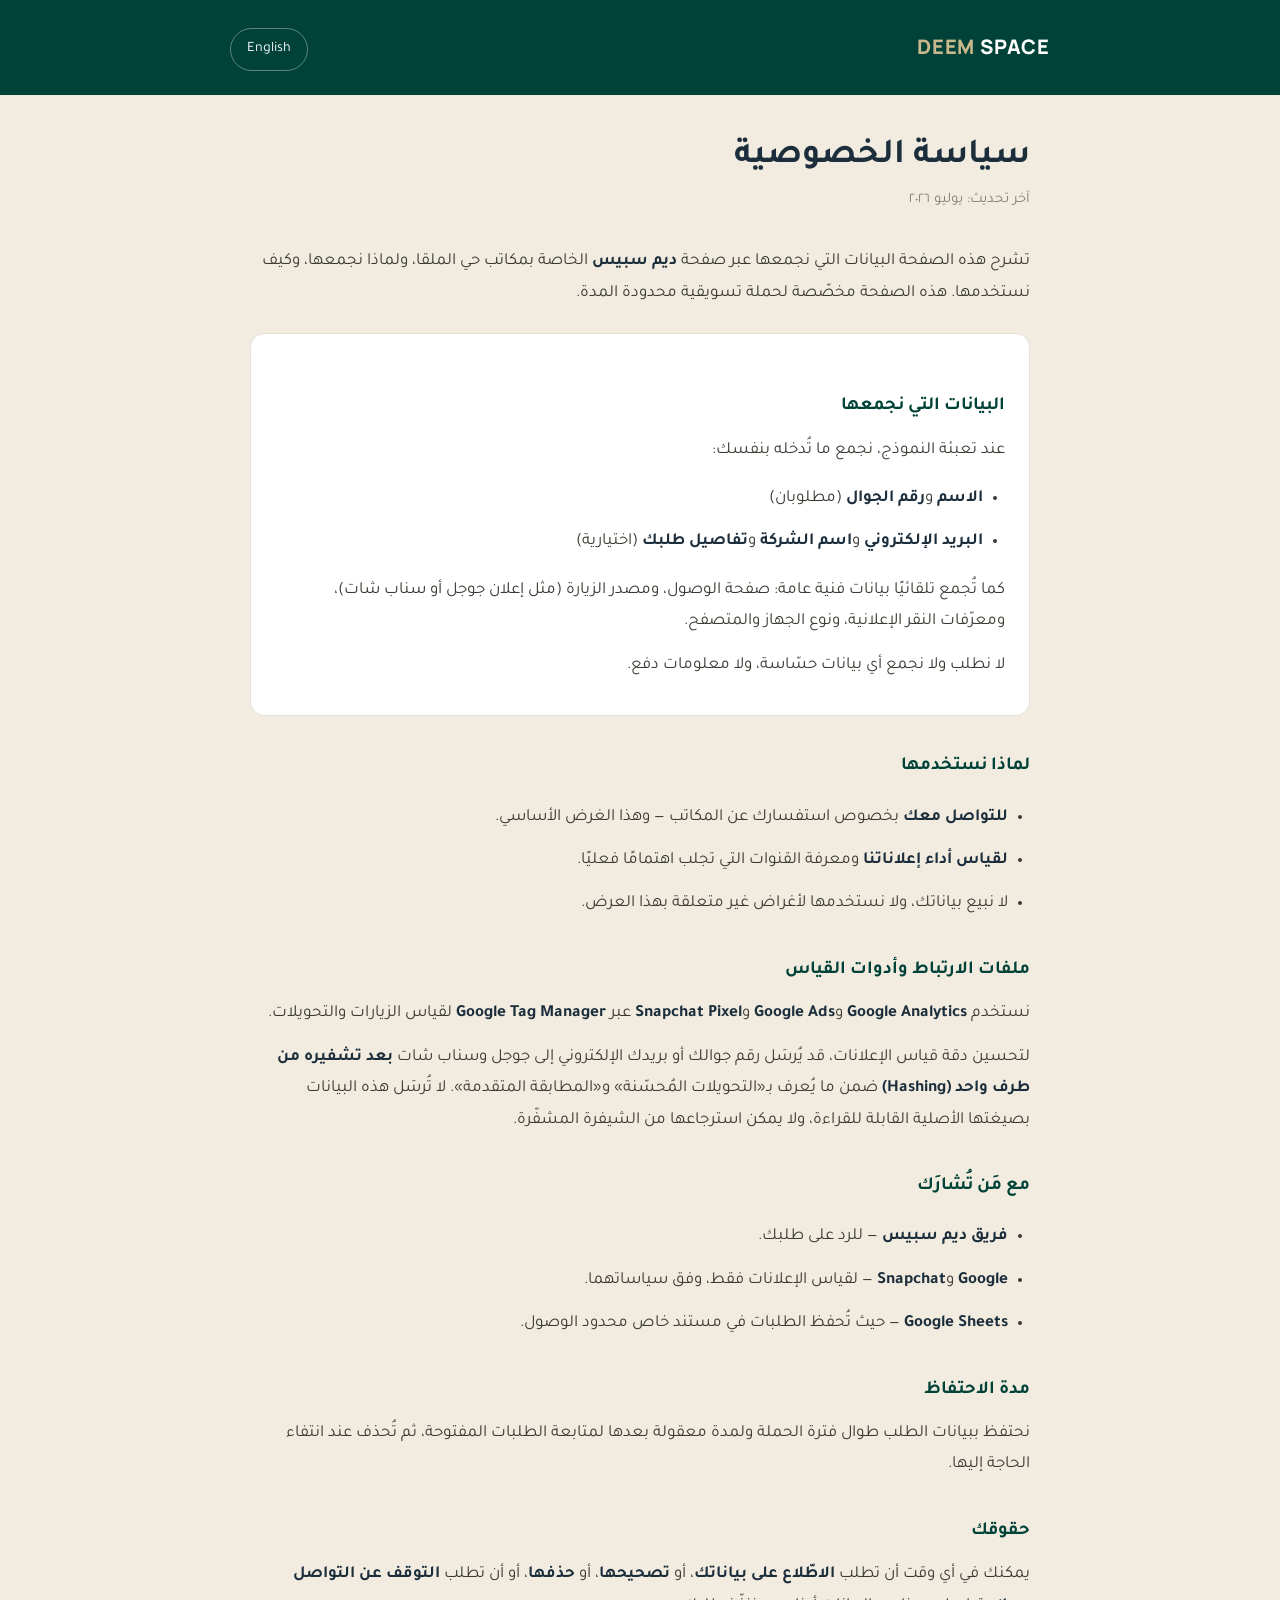
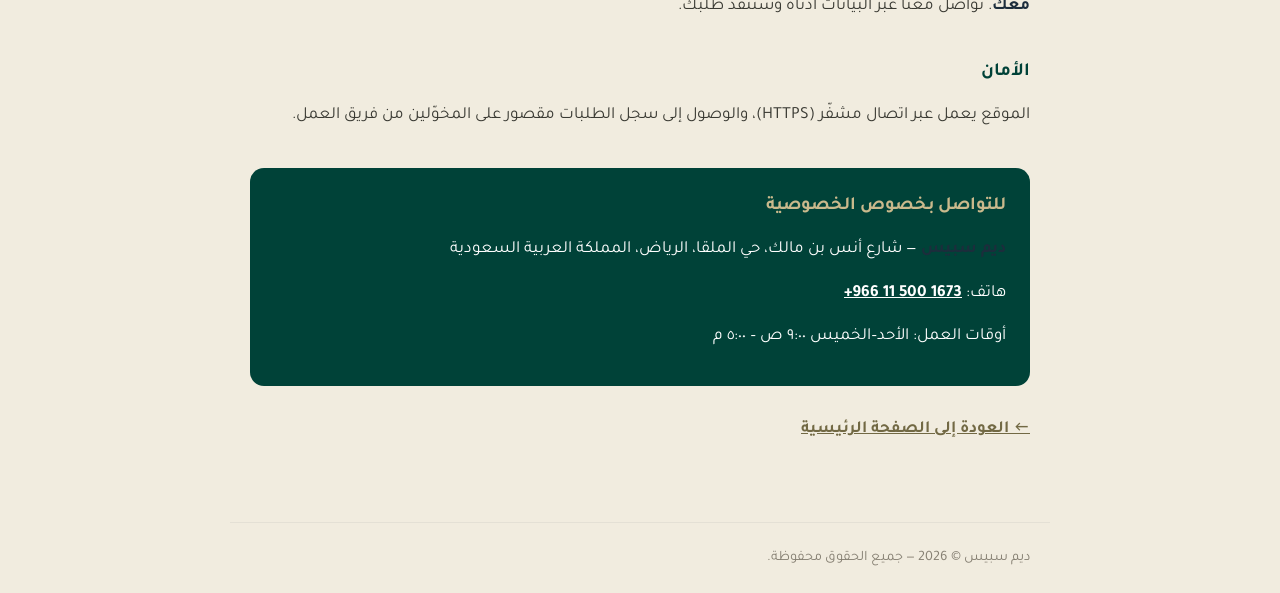
<file: privacy.html>
<!DOCTYPE html>
<html lang="ar" dir="rtl">
<head>
<meta charset="utf-8">
<meta name="viewport" content="width=device-width, initial-scale=1">
<title>سياسة الخصوصية — ديم سبيس | Privacy Policy — Deem Space</title>
<meta name="description" content="كيف تجمع ديم سبيس بياناتك وتستخدمها. How Deem Space collects and uses your data.">
<meta name="robots" content="index, follow">
<link rel="icon" type="image/svg+xml" href="assets/favicon.svg">
<link rel="preconnect" href="https://fonts.googleapis.com">
<link rel="preconnect" href="https://fonts.gstatic.com" crossorigin>
<link rel="stylesheet" href="https://fonts.googleapis.com/css2?family=Manrope:wght@400;600;700;800&family=Tajawal:wght@400;500;700;800&display=swap">
<style>
  :root{
    --green-900:#002E27; --green-800:#004238; --gold:#726944; --gold-300:#C9B98C;
    --ink:#1C2D3C; --body:#3A3A33; --muted:#857F72; --sand:#F1ECDF; --line:#E4E0D5;
  }
  *{box-sizing:border-box}
  body{
    margin:0; background:var(--sand); color:var(--body);
    font-family:'Tajawal','Manrope',system-ui,sans-serif; line-height:1.85; font-size:17px;
  }
  html[dir="ltr"] body{font-family:'Manrope','Tajawal',system-ui,sans-serif}
  header{background:var(--green-800); color:#fff; padding:28px 20px}
  .wrap{max-width:820px; margin-inline:auto}
  .brand{font-family:'Manrope',sans-serif; font-weight:800; letter-spacing:.04em; font-size:1.25rem}
  .brand .a{color:var(--gold-300)} .brand .b{color:#fff}
  .toggle{
    float:inline-end; background:transparent; color:#fff; border:1px solid rgba(255,255,255,.35);
    border-radius:999px; padding:7px 16px; font:inherit; font-size:.9rem; cursor:pointer;
  }
  .toggle:hover{border-color:var(--gold-300); color:var(--gold-300)}
  main{padding:40px 20px 64px}
  h1{color:var(--ink); font-size:clamp(1.6rem,4.5vw,2.2rem); margin:0 0 6px; line-height:1.3}
  .updated{color:var(--muted); font-size:.92rem; margin:0 0 32px}
  h2{color:var(--green-800); font-size:1.16rem; margin:34px 0 10px}
  p,li{margin:0 0 12px}
  ul{padding-inline-start:22px}
  strong{color:var(--ink)}
  a{color:var(--gold); font-weight:600}
  .card{background:#fff; border:1px solid var(--line); border-radius:14px; padding:22px 24px; margin:24px 0}
  .contact{background:var(--green-800); color:#fff; border-radius:14px; padding:22px 24px; margin-top:36px}
  .contact h2{color:var(--gold-300); margin-top:0}
  .contact a{color:#fff}
  footer{border-top:1px solid var(--line); padding:22px 20px; color:var(--muted); font-size:.9rem}
  [hidden]{display:none !important}
</style>
</head>
<body>

<header>
  <div class="wrap">
    <button class="toggle" id="langBtn" type="button">English</button>
    <span class="brand"><span class="a">DEEM</span> <span class="b">SPACE</span></span>
  </div>
</header>

<main class="wrap">

  <!-- ================= ARABIC ================= -->
  <section id="ar">
    <h1>سياسة الخصوصية</h1>
    <p class="updated">آخر تحديث: يوليو ٢٠٢٦</p>

    <p>تشرح هذه الصفحة البيانات التي نجمعها عبر صفحة <strong>ديم سبيس</strong> الخاصة بمكاتب حي الملقا، ولماذا نجمعها، وكيف نستخدمها. هذه الصفحة مخصّصة لحملة تسويقية محدودة المدة.</p>

    <div class="card">
      <h2>البيانات التي نجمعها</h2>
      <p>عند تعبئة النموذج، نجمع ما تُدخله بنفسك:</p>
      <ul>
        <li><strong>الاسم</strong> و<strong>رقم الجوال</strong> (مطلوبان)</li>
        <li><strong>البريد الإلكتروني</strong> و<strong>اسم الشركة</strong> و<strong>تفاصيل طلبك</strong> (اختيارية)</li>
      </ul>
      <p>كما تُجمع تلقائيًا بيانات فنية عامة: صفحة الوصول، ومصدر الزيارة (مثل إعلان جوجل أو سناب شات)، ومعرّفات النقر الإعلانية، ونوع الجهاز والمتصفح.</p>
      <p>لا نطلب ولا نجمع أي بيانات حسّاسة، ولا معلومات دفع.</p>
    </div>

    <h2>لماذا نستخدمها</h2>
    <ul>
      <li><strong>للتواصل معك</strong> بخصوص استفسارك عن المكاتب — وهذا الغرض الأساسي.</li>
      <li><strong>لقياس أداء إعلاناتنا</strong> ومعرفة القنوات التي تجلب اهتمامًا فعليًا.</li>
      <li>لا نبيع بياناتك، ولا نستخدمها لأغراض غير متعلقة بهذا العرض.</li>
    </ul>

    <h2>ملفات الارتباط وأدوات القياس</h2>
    <p>نستخدم <strong>Google Analytics</strong> و<strong>Google Ads</strong> و<strong>Snapchat Pixel</strong> عبر <strong>Google Tag Manager</strong> لقياس الزيارات والتحويلات.</p>
    <p>لتحسين دقة قياس الإعلانات، قد يُرسَل رقم جوالك أو بريدك الإلكتروني إلى جوجل وسناب شات <strong>بعد تشفيره من طرف واحد (Hashing)</strong> ضمن ما يُعرف بـ«التحويلات المُحسّنة» و«المطابقة المتقدمة». لا تُرسَل هذه البيانات بصيغتها الأصلية القابلة للقراءة، ولا يمكن استرجاعها من الشيفرة المشفّرة.</p>

    <h2>مع مَن تُشارَك</h2>
    <ul>
      <li><strong>فريق ديم سبيس</strong> — للرد على طلبك.</li>
      <li><strong>Google</strong> و<strong>Snapchat</strong> — لقياس الإعلانات فقط، وفق سياساتهما.</li>
      <li><strong>Google Sheets</strong> — حيث تُحفظ الطلبات في مستند خاص محدود الوصول.</li>
    </ul>

    <h2>مدة الاحتفاظ</h2>
    <p>نحتفظ ببيانات الطلب طوال فترة الحملة ولمدة معقولة بعدها لمتابعة الطلبات المفتوحة، ثم تُحذف عند انتفاء الحاجة إليها.</p>

    <h2>حقوقك</h2>
    <p>يمكنك في أي وقت أن تطلب <strong>الاطّلاع على بياناتك</strong>، أو <strong>تصحيحها</strong>، أو <strong>حذفها</strong>، أو أن تطلب <strong>التوقف عن التواصل معك</strong>. تواصل معنا عبر البيانات أدناه وسننفّذ طلبك.</p>

    <h2>الأمان</h2>
    <p>الموقع يعمل عبر اتصال مشفّر (HTTPS)، والوصول إلى سجل الطلبات مقصور على المخوّلين من فريق العمل.</p>

    <div class="contact">
      <h2>للتواصل بخصوص الخصوصية</h2>
      <p><strong>ديم سبيس</strong> — شارع أنس بن مالك، حي الملقا، الرياض، المملكة العربية السعودية</p>
      <p>هاتف: <a href="tel:+966115001673" dir="ltr">+966 11 500 1673</a></p>
      <p>أوقات العمل: الأحد–الخميس ٩:٠٠ ص – ٥:٠٠ م</p>
    </div>

    <p style="margin-top:28px"><a href="index.html">← العودة إلى الصفحة الرئيسية</a></p>
  </section>

  <!-- ================= ENGLISH ================= -->
  <section id="en" hidden>
    <h1>Privacy Policy</h1>
    <p class="updated">Last updated: July 2026</p>

    <p>This page explains what data we collect through the <strong>Deem Space</strong> Al Malqa offices page, why we collect it, and how we use it. This page supports a limited-duration marketing campaign.</p>

    <div class="card">
      <h2>What we collect</h2>
      <p>When you complete the form, we collect what you enter:</p>
      <ul>
        <li><strong>Name</strong> and <strong>mobile number</strong> (required)</li>
        <li><strong>Email</strong>, <strong>company name</strong>, and <strong>enquiry details</strong> (optional)</li>
      </ul>
      <p>We also automatically collect general technical data: the page you landed on, where your visit came from (e.g. a Google or Snapchat ad), advertising click identifiers, and your device and browser type.</p>
      <p>We do not request or collect sensitive personal data, and we never collect payment information.</p>
    </div>

    <h2>Why we use it</h2>
    <ul>
      <li><strong>To contact you</strong> about your office enquiry — this is the primary purpose.</li>
      <li><strong>To measure our advertising</strong> and understand which channels bring genuine interest.</li>
      <li>We do not sell your data, and we do not use it for anything unrelated to this offer.</li>
    </ul>

    <h2>Cookies and measurement tools</h2>
    <p>We use <strong>Google Analytics</strong>, <strong>Google Ads</strong>, and the <strong>Snapchat Pixel</strong> via <strong>Google Tag Manager</strong> to measure visits and conversions.</p>
    <p>To improve advertising measurement accuracy, your phone number or email may be sent to Google and Snapchat in a <strong>one-way hashed form</strong> as part of "Enhanced Conversions" and "Advanced Matching." These values are not transmitted in readable form and cannot be reversed from the hash.</p>

    <h2>Who we share it with</h2>
    <ul>
      <li><strong>The Deem Space team</strong> — to respond to your enquiry.</li>
      <li><strong>Google</strong> and <strong>Snapchat</strong> — for advertising measurement only, under their own policies.</li>
      <li><strong>Google Sheets</strong> — where enquiries are stored in a private, access-restricted document.</li>
    </ul>

    <h2>How long we keep it</h2>
    <p>We keep enquiry data for the duration of the campaign and a reasonable period afterwards to follow up on open enquiries, after which it is deleted when no longer needed.</p>

    <h2>Your rights</h2>
    <p>At any time you may request to <strong>access</strong>, <strong>correct</strong>, or <strong>delete</strong> your data, or ask us to <strong>stop contacting you</strong>. Reach us using the details below and we will action your request.</p>

    <h2>Security</h2>
    <p>The site is served over an encrypted connection (HTTPS), and access to the enquiry log is restricted to authorised team members.</p>

    <div class="contact">
      <h2>Privacy contact</h2>
      <p><strong>Deem Space</strong> — Anas Ibn Malik Street, Al Malqa, Riyadh, Saudi Arabia</p>
      <p>Phone: <a href="tel:+966115001673" dir="ltr">+966 11 500 1673</a></p>
      <p>Hours: Sunday–Thursday, 9:00–17:00</p>
    </div>

    <p style="margin-top:28px"><a href="index.html">← Back to the main page</a></p>
  </section>

</main>

<footer class="wrap">
  <span id="foot-ar">ديم سبيس © <span class="yy"></span> — جميع الحقوق محفوظة.</span>
  <span id="foot-en" hidden>Deem Space © <span class="yy"></span> — All rights reserved.</span>
</footer>

<script>
(function () {
  var btn = document.getElementById('langBtn');
  var ar = document.getElementById('ar'), en = document.getElementById('en');
  var fa = document.getElementById('foot-ar'), fe = document.getElementById('foot-en');

  function setLang(l) {
    var isEn = l === 'en';
    document.documentElement.lang = isEn ? 'en' : 'ar';
    document.documentElement.dir = isEn ? 'ltr' : 'rtl';
    ar.hidden = isEn; en.hidden = !isEn;
    fa.hidden = isEn; fe.hidden = !isEn;
    btn.textContent = isEn ? 'العربية' : 'English';
  }
  if (new URLSearchParams(location.search).get('lang') === 'en') setLang('en');
  btn.addEventListener('click', function () {
    setLang(document.documentElement.lang === 'en' ? 'ar' : 'en');
  });

  var y = String(new Date().getFullYear());
  Array.prototype.forEach.call(document.querySelectorAll('.yy'), function (el) { el.textContent = y; });
})();
</script>
</body>
</html>
</file>
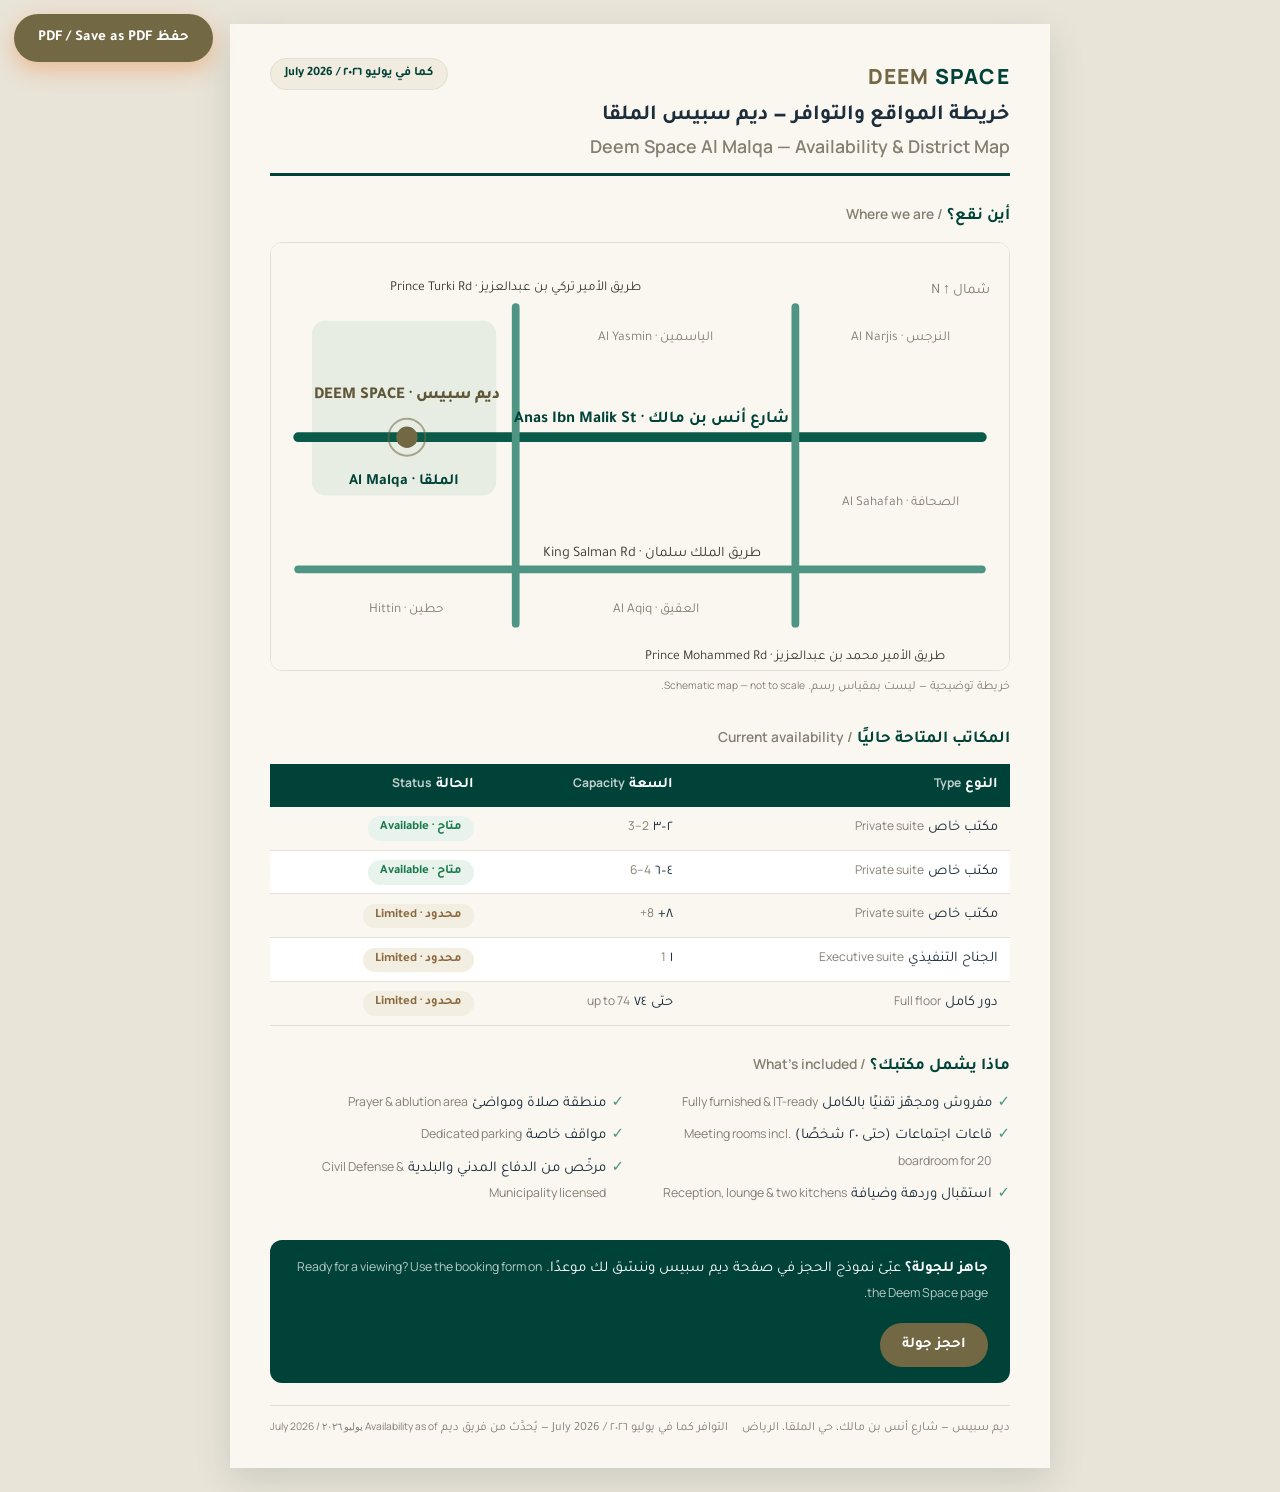
<file: assets/deem-space-availability-map.html>
<!DOCTYPE html>
<html lang="ar" dir="rtl">
<head>
<meta charset="UTF-8">
<meta name="viewport" content="width=device-width, initial-scale=1">
<title>ديم سبيس الملقا — خريطة المواقع والتوافر | Availability &amp; District Map</title>
<meta name="robots" content="noindex">
<link rel="icon" type="image/svg+xml" href="favicon.svg">
<link rel="preconnect" href="https://fonts.googleapis.com">
<link rel="preconnect" href="https://fonts.gstatic.com" crossorigin>
<link rel="stylesheet" href="https://fonts.googleapis.com/css2?family=Manrope:wght@400;600;700;800&amp;family=Tajawal:wght@400;500;700;800&amp;display=swap">
<!-- ═══════════════════════════════════════════════════════════
     DEEM TEAM — KEEP THIS PAGE CURRENT:
     1. Replace يوليو ٢٠٢٦ / July 2026 (2 places) with today's date.
     2. Edit the availability table rows below (search "EDIT ROWS").
     This page is the lead magnet: leads open it from the form's
     success message and save it as a PDF via the print button.
     ═══════════════════════════════════════════════════════════ -->
<style>
  :root {
    --green-900:#002E27; --green-800:#004238; --green-600:#0A5A49; --green-400:#4E9583;
    --orange-500:#726944; --orange-600:#5E5637; --terracotta:#8C6A3F;
    --sand:#F1ECDF; --cream:#FAF7F1; --ink:#1C2D3C; --body:#3A3A33; --muted:#857F72; --line:#E4E0D5;
    --success:#1B7A4B; --success-bg:#E7F3EC;
  }
  * { box-sizing: border-box; }
  body {
    margin: 0; background: #E9E4D8; color: var(--body);
    font-family: 'Tajawal', system-ui, sans-serif; line-height: 1.75; font-size: 15px;
  }
  a { color: var(--orange-600); }
  a:hover { color: var(--green-800); }
  .page {
    max-width: 820px; margin: 24px auto; background: var(--cream);
    padding: 34px 40px 28px; box-shadow: 0 12px 34px rgba(14,59,44,.14);
  }
  .en { font-family: 'Manrope', sans-serif; color: var(--muted); font-size: .82em; }
  header.doc { display: flex; justify-content: space-between; align-items: flex-start; gap: 16px; border-bottom: 3px solid var(--green-800); padding-bottom: 14px; }
  .wordmark { font-family: 'Manrope', sans-serif; font-weight: 800; font-size: 1.3rem; letter-spacing: .06em; white-space: nowrap; }
  .wordmark .d { color: var(--orange-500); } .wordmark .s { color: var(--green-800); }
  h1 { font-size: 1.35rem; color: var(--ink); margin: 0; line-height: 1.5; }
  h1 .en { display: block; font-weight: 600; }
  .stamp {
    background: var(--sand); border: 1px solid var(--line); border-radius: 999px;
    font-size: .8rem; font-weight: 700; color: var(--green-800); padding: 4px 14px; white-space: nowrap;
  }
  h2 { font-size: 1.05rem; color: var(--green-800); margin: 26px 0 10px; }
  h2 .en { font-weight: 600; }
  .mapbox { border: 1px solid var(--line); border-radius: 12px; overflow: hidden; background: #fff; }
  .mapnote { font-size: .78rem; color: var(--muted); margin-top: 6px; }
  table { width: 100%; border-collapse: collapse; font-size: .92rem; }
  th { text-align: start; background: var(--green-800); color: #fff; font-weight: 700; padding: 8px 12px; }
  th .en { color: rgba(255,255,255,.75); }
  td { padding: 8px 12px; border-bottom: 1px solid var(--line); color: var(--ink); }
  tr:nth-child(even) td { background: #fff; }
  .pill { display: inline-block; border-radius: 999px; padding: 1px 12px; font-size: .8rem; font-weight: 700; }
  .p-avail { background: var(--success-bg); color: var(--success); }
  .p-limited { background: #F2EEE2; color: var(--terracotta); }
  .p-leased { background: #EDEBE4; color: var(--muted); }
  ul.inc { margin: 6px 0 0; padding: 0; list-style: none; columns: 2; column-gap: 32px; }
  ul.inc li { margin-bottom: 6px; padding-inline-start: 18px; position: relative; color: var(--ink); break-inside: avoid; }
  ul.inc li::before { content: "✓"; position: absolute; inset-inline-start: 0; color: var(--green-400); font-weight: 700; }
  .nudge {
    margin-top: 26px; background: var(--green-800); color: #fff; border-radius: 12px;
    padding: 16px 22px; display: flex; justify-content: space-between; gap: 14px; align-items: center; flex-wrap: wrap;
  }
  .nudge p { margin: 0; }
  .nudge .en { color: rgba(255,255,255,.72); }
  .nudge strong { color: #fff; }
  .nudge a.btn { background: var(--orange-500); color: #fff; text-decoration: none; font-weight: 700; border-radius: 999px; padding: 9px 22px; white-space: nowrap; }
  footer.doc { margin-top: 22px; padding-top: 12px; border-top: 1px solid var(--line); font-size: .78rem; color: var(--muted); display: flex; justify-content: space-between; gap: 12px; flex-wrap: wrap; }
  .printbar { position: fixed; top: 14px; inset-inline-end: 14px; z-index: 10; }
  .printbar button {
    font: inherit; font-weight: 700; cursor: pointer; border: 0; border-radius: 999px;
    background: var(--orange-500); color: #fff; padding: 11px 24px; box-shadow: 0 8px 22px rgba(238,108,30,.35);
  }
  .printbar button:hover { background: var(--orange-600); }
  @page { size: A4; margin: 11mm; }
  @media print {
    body { background: #fff; }
    .page { margin: 0; max-width: none; box-shadow: none; padding: 0; }
    .printbar { display: none; }
    .nudge { -webkit-print-color-adjust: exact; print-color-adjust: exact; }
  }
  @media (max-width: 640px) { .page { padding: 22px 18px; margin: 10px; } ul.inc { columns: 1; } }
</style>
</head>
<body>
<div class="printbar"><button type="button" onclick="window.print()">حفظ PDF / Save as PDF</button></div>

<div class="page">
  <header class="doc">
    <div>
      <p class="wordmark" style="margin:0 0 6px;"><span class="d">DEEM</span> <span class="s">SPACE</span></p>
      <h1>خريطة المواقع والتوافر — ديم سبيس الملقا
        <span class="en">Deem Space Al Malqa — Availability &amp; District Map</span>
      </h1>
    </div>
    <span class="stamp">كما في يوليو ٢٠٢٦ / July 2026</span>
  </header>

  <h2>أين نقع؟ <span class="en">/ Where we are</span></h2>
  <div class="mapbox">
    <!-- Schematic district map — live SVG text (Arabic renders natively; nothing baked into an image) -->
    <svg viewBox="0 0 760 440" role="img" aria-label="خريطة توضيحية لموقع ديم سبيس في الملقا"
         style="display:block; width:100%; height:auto; background:#FAF7F1;"
         font-family="Tajawal, sans-serif">
      <!-- district tint: Al Malqa -->
      <rect x="42" y="80" width="190" height="180" rx="14" fill="rgba(46,130,102,0.09)"></rect>
      <!-- roads -->
      <line x1="28" y1="200" x2="732" y2="200" stroke="#0A5A49" stroke-width="10" stroke-linecap="round"></line>
      <line x1="28" y1="336" x2="732" y2="336" stroke="#4E9583" stroke-width="8" stroke-linecap="round"></line>
      <line x1="252" y1="66" x2="252" y2="392" stroke="#4E9583" stroke-width="8" stroke-linecap="round"></line>
      <line x1="540" y1="66" x2="540" y2="392" stroke="#4E9583" stroke-width="8" stroke-linecap="round"></line>
      <!-- road labels -->
      <text x="392" y="184" text-anchor="middle" font-size="17" font-weight="700" fill="#004238">شارع أنس بن مالك · Anas Ibn Malik St</text>
      <text x="392" y="322" text-anchor="middle" font-size="15" fill="#3A3A33">طريق الملك سلمان · King Salman Rd</text>
      <text x="252" y="48" text-anchor="middle" font-size="14" fill="#3A3A33">طريق الأمير تركي بن عبدالعزيز · Prince Turki Rd</text>
      <text x="540" y="428" text-anchor="middle" font-size="14" fill="#3A3A33">طريق الأمير محمد بن عبدالعزيز · Prince Mohammed Rd</text>
      <!-- Deem Space marker -->
      <circle cx="140" cy="200" r="19" fill="none" stroke="#726944" stroke-width="2" opacity="0.55"></circle>
      <circle cx="140" cy="200" r="11" fill="#726944"></circle>
      <text x="140" y="160" text-anchor="middle" font-size="17" font-weight="800" fill="#5E5637">ديم سبيس · DEEM SPACE</text>
      <!-- district labels -->
      <text x="137" y="248" text-anchor="middle" font-size="16" font-weight="700" fill="#004238">الملقا · Al Malqa</text>
      <text x="140" y="380" text-anchor="middle" font-size="14" fill="#857F72">حطين · Hittin</text>
      <text x="396" y="380" text-anchor="middle" font-size="14" fill="#857F72">العقيق · Al Aqiq</text>
      <text x="396" y="100" text-anchor="middle" font-size="14" fill="#857F72">الياسمين · Al Yasmin</text>
      <text x="648" y="100" text-anchor="middle" font-size="14" fill="#857F72">النرجس · Al Narjis</text>
      <text x="648" y="270" text-anchor="middle" font-size="14" fill="#857F72">الصحافة · Al Sahafah</text>
      <!-- north -->
      <text x="710" y="52" text-anchor="middle" font-size="15" fill="#857F72">شمال ↑ N</text>
    </svg>
  </div>
  <p class="mapnote">خريطة توضيحية — ليست بمقياس رسم. <span class="en">Schematic map — not to scale.</span></p>

  <h2>المكاتب المتاحة حاليًا <span class="en">/ Current availability</span></h2>
  <table>
    <thead>
      <tr>
        <th>النوع <span class="en">Type</span></th>
        <th>السعة <span class="en">Capacity</span></th>
        <th>الحالة <span class="en">Status</span></th>
      </tr>
    </thead>
    <tbody>
      <!-- ▼▼ EDIT ROWS — placeholder snapshot; the Deem team keeps this current ▼▼ -->
      <tr><td>مكتب خاص <span class="en">Private suite</span></td><td>٢–٣ <span class="en">2–3</span></td><td><span class="pill p-avail">متاح · Available</span></td></tr>
      <tr><td>مكتب خاص <span class="en">Private suite</span></td><td>٤–٦ <span class="en">4–6</span></td><td><span class="pill p-avail">متاح · Available</span></td></tr>
      <tr><td>مكتب خاص <span class="en">Private suite</span></td><td>٨+ <span class="en">8+</span></td><td><span class="pill p-limited">محدود · Limited</span></td></tr>
      <tr><td>الجناح التنفيذي <span class="en">Executive suite</span></td><td>١ <span class="en">1</span></td><td><span class="pill p-limited">محدود · Limited</span></td></tr>
      <tr><td>دور كامل <span class="en">Full floor</span></td><td>حتى ٧٤ <span class="en">up to 74</span></td><td><span class="pill p-limited">محدود · Limited</span></td></tr>
      <!-- ▲▲ EDIT ROWS ▲▲ -->
    </tbody>
  </table>

  <h2>ماذا يشمل مكتبك؟ <span class="en">/ What's included</span></h2>
  <ul class="inc">
    <li>مفروش ومجهّز تقنيًا بالكامل <span class="en">Fully furnished &amp; IT-ready</span></li>
    <li>قاعات اجتماعات (حتى ٢٠ شخصًا) <span class="en">Meeting rooms incl. boardroom for 20</span></li>
    <li>استقبال وردهة وضيافة <span class="en">Reception, lounge &amp; two kitchens</span></li>
    <li>منطقة صلاة ومواضئ <span class="en">Prayer &amp; ablution area</span></li>
    <li>مواقف خاصة <span class="en">Dedicated parking</span></li>
    <li>مرخّص من الدفاع المدني والبلدية <span class="en">Civil Defense &amp; Municipality licensed</span></li>
  </ul>

  <div class="nudge">
    <p><strong>جاهز للجولة؟</strong> عبّئ نموذج الحجز في صفحة ديم سبيس وننسّق لك موعدًا.
      <span class="en">Ready for a viewing? Use the booking form on the Deem Space page.</span></p>
    <a class="btn" href="../index.html#lead-form">احجز جولة</a>
  </div>

  <footer class="doc">
    <span>ديم سبيس — شارع أنس بن مالك، حي الملقا، الرياض</span>
    <span>التوافر كما في يوليو ٢٠٢٦ / July 2026 — يُحدَّث من فريق ديم <span class="en">Availability as of يوليو ٢٠٢٦ / July 2026</span></span>
  </footer>
</div>
</body>
</html>
</file>
